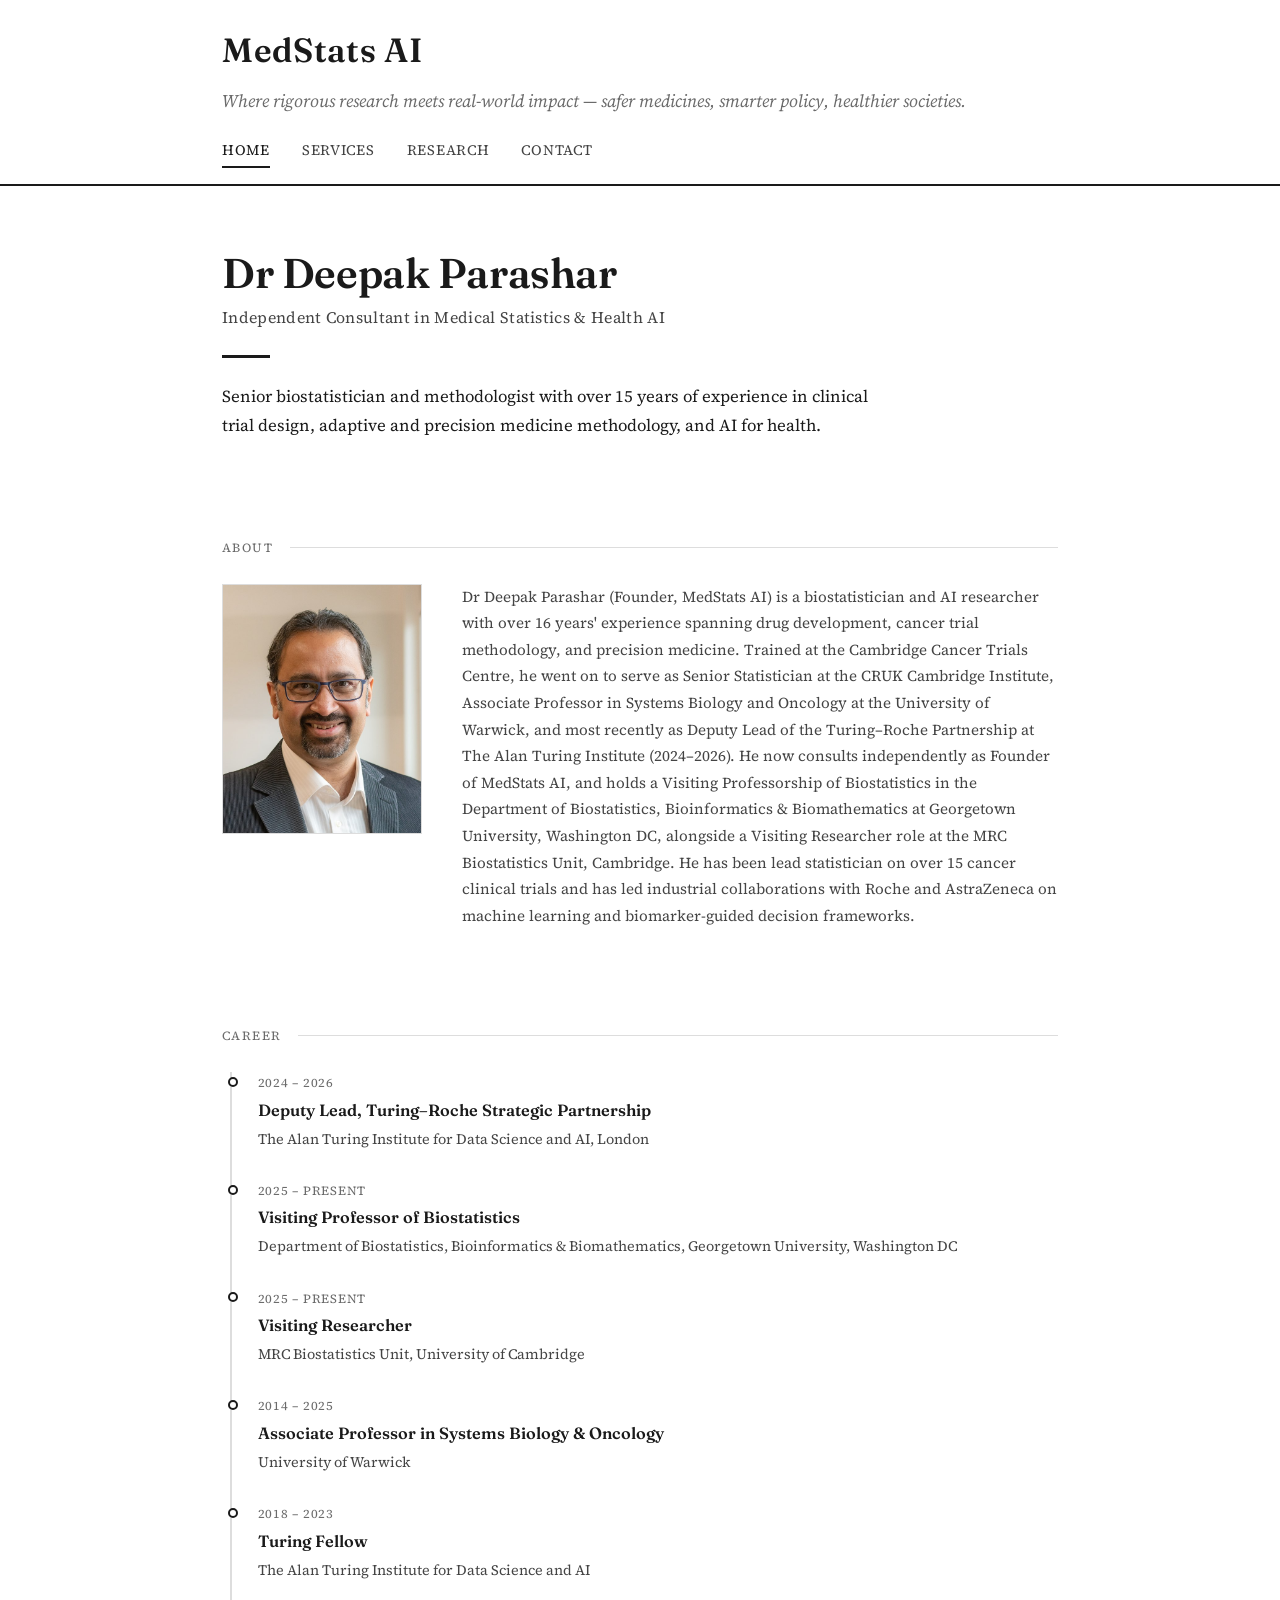
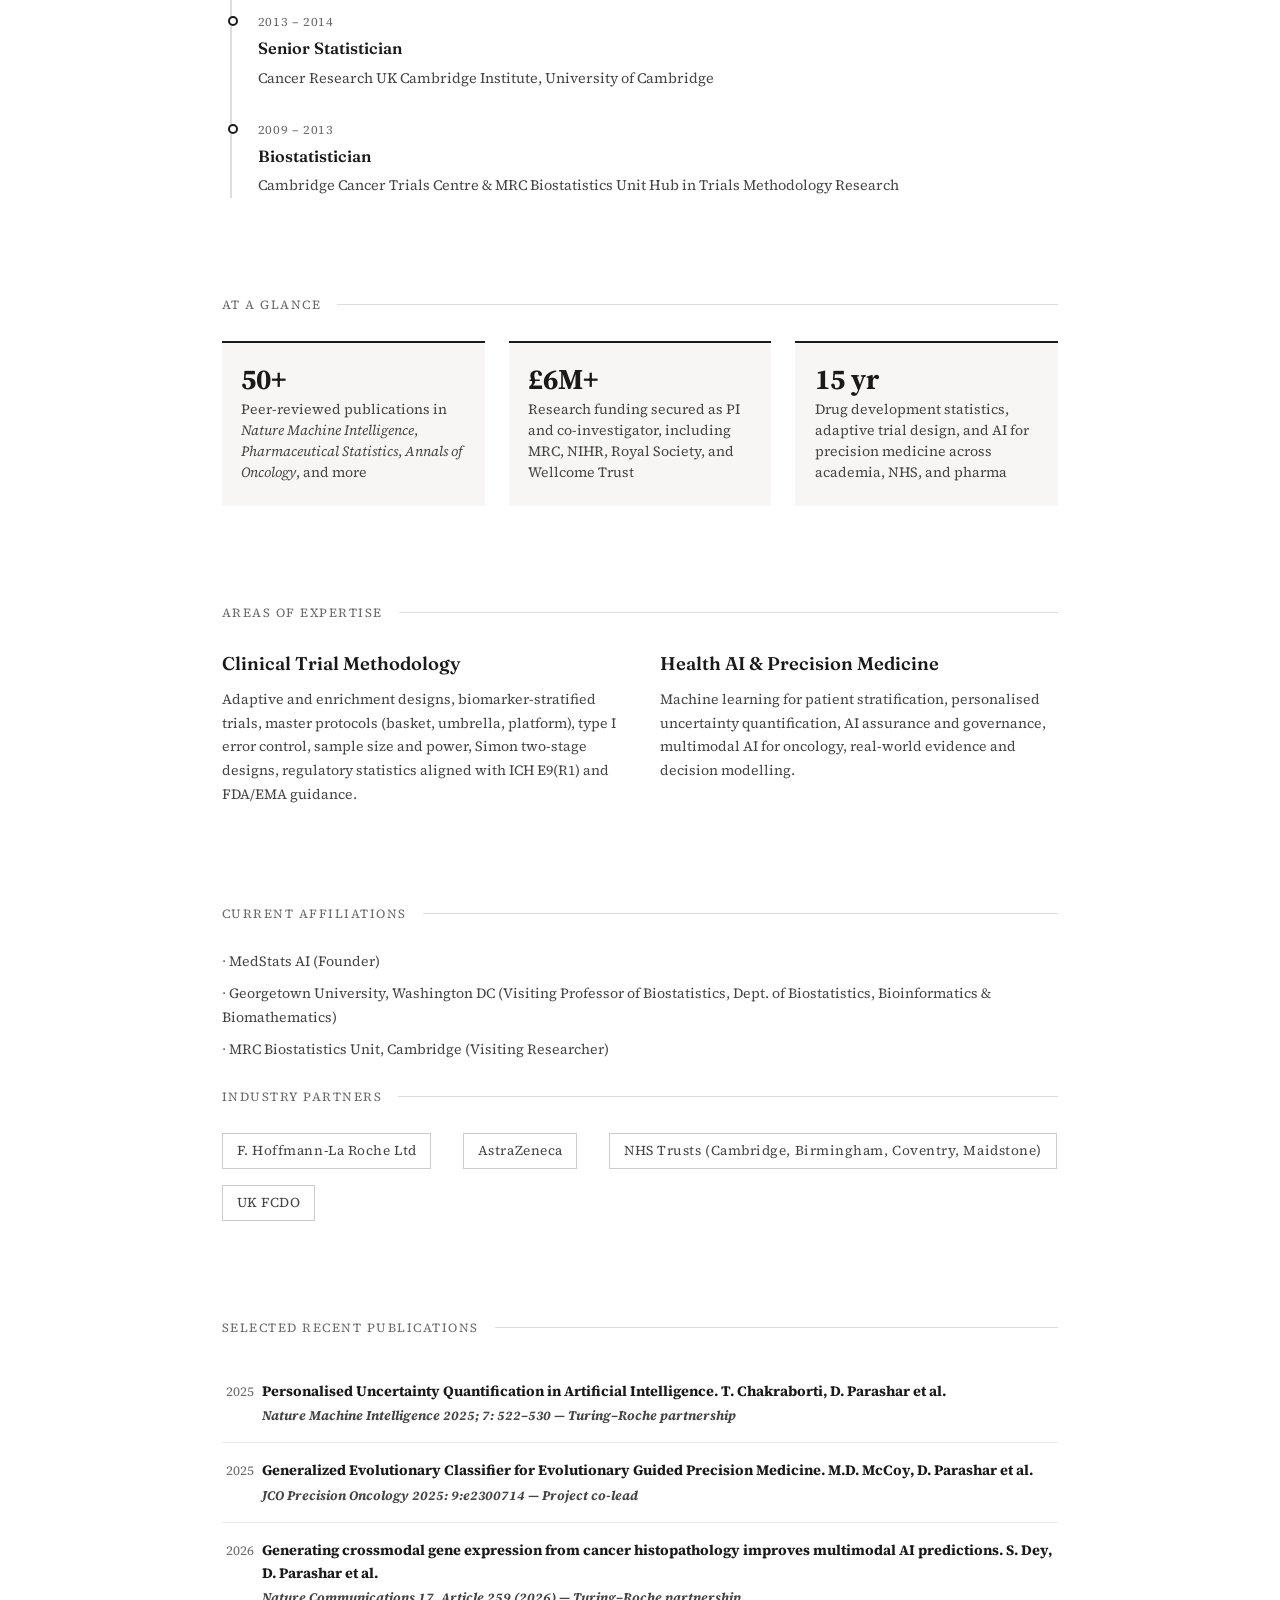
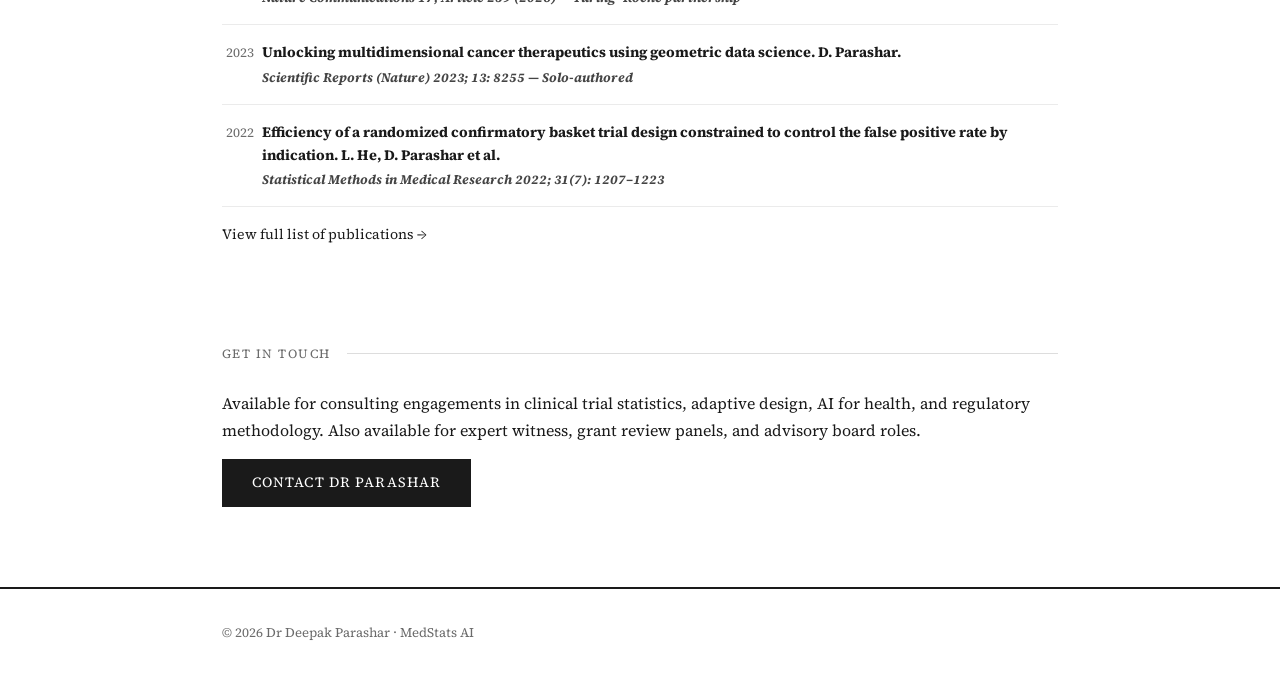
<file: index.html>
<!DOCTYPE html>
<html lang="en">
<head>
  <meta charset="UTF-8">
  <meta name="viewport" content="width=device-width, initial-scale=1.0">
  <title>Dr Deepak Parashar — Medical Statistics & Health AI</title>
  <meta name="description" content="Dr Deepak Parashar is an independent statistical consultant and AI researcher — Founder, MedStats AI; Visiting Professor of Biostatistics, Georgetown University. Consulting in adaptive trial design, master protocols, and AI for precision medicine.">
  <meta name="theme-color" content="#1A1A1A">
  <link rel="canonical" href="https://www.medstatsai.co.uk/">

  <!-- Open Graph / Twitter -->
  <meta property="og:type" content="website">
  <meta property="og:site_name" content="MedStats AI">
  <meta property="og:title" content="Dr Deepak Parashar — Medical Statistics & Health AI">
  <meta property="og:description" content="Independent statistical consultant and AI researcher. Founder, MedStats AI. Visiting Professor of Biostatistics, Georgetown University. 50+ peer-reviewed publications.">
  <meta property="og:image" content="assets/profile.jpg">
  <meta property="og:url" content="https://www.medstatsai.co.uk/">
  <meta name="twitter:card" content="summary_large_image">
  <meta name="twitter:title" content="Dr Deepak Parashar — Medical Statistics & Health AI">
  <meta name="twitter:description" content="Independent statistical consultant and AI researcher. Founder, MedStats AI. Visiting Professor of Biostatistics, Georgetown University.">
  <meta name="twitter:image" content="assets/profile.jpg">

  <!-- Favicon -->
  <link rel="icon" type="image/svg+xml" href="assets/favicon.svg">

  <!-- Fonts -->
  <link rel="preconnect" href="https://fonts.googleapis.com">
  <link rel="preconnect" href="https://fonts.gstatic.com" crossorigin>
  <link href="https://fonts.googleapis.com/css2?family=Fraunces:opsz,wght@9..144,500;9..144,600;9..144,700&family=Source+Serif+4:ital,wght@0,400;0,600;1,400&display=swap" rel="stylesheet">

  <link rel="stylesheet" href="style.css">

  <!-- Structured data -->
  <script type="application/ld+json">
  {
    "@context": "https://schema.org",
    "@type": "Person",
    "name": "Dr Deepak Parashar",
    "jobTitle": "Founder, MedStats AI",
    "worksFor": { "@type": "Organization", "name": "MedStats AI" },
    "affiliation": [
      { "@type": "CollegeOrUniversity", "name": "Georgetown University" },
      { "@type": "CollegeOrUniversity", "name": "MRC Biostatistics Unit, University of Cambridge" }
    ],
    "url": "https://www.medstatsai.co.uk/",
    "image": "https://www.medstatsai.co.uk/assets/profile.jpg",
    "description": "Independent statistical consultant and AI researcher specialising in adaptive clinical trial design and AI for precision medicine."
  }
  </script>
</head>
<body>

<a class="skip-link" href="#main">Skip to main content</a>

<!-- ── Header ─────────────────────────────────────────────────────────────── -->
<header class="site-header" id="top">
  <div class="container">
    <div class="brand">
      <div class="site-logo">MedStats AI</div>
      <p class="site-tagline">Where rigorous research meets real-world impact — safer medicines, smarter policy, healthier societies.</p>
    </div>
    <nav aria-label="Primary">
      <a href="index.html" class="active" aria-current="page">Home</a>
      <a href="services.html">Services</a>
      <a href="research.html">Research</a>
      <a href="contact.html">Contact</a>
    </nav>
  </div>
</header>

<main id="main">

<!-- ── Hero ───────────────────────────────────────────────────────────────── -->
<div class="container">
  <div class="hero hero-noline">
    <div class="hero-name">Dr Deepak Parashar</div>
    <div class="hero-title">
      Independent Consultant in Medical Statistics &amp; Health AI
    </div>
    <div class="hero-rule"></div>
    <p class="hero-lead">
      Senior biostatistician and methodologist with over 15 years of experience in clinical
      trial design, adaptive and precision medicine methodology, and AI for health.
    </p>
  </div>
</div>

<!-- ── About / Bio ────────────────────────────────────────────────────────── -->
<div class="container">
  <section class="reveal">
    <div class="section-title">About</div>
    <div class="about-grid">
      <img class="about-photo" src="assets/profile.jpg" alt="Portrait of Dr Deepak Parashar">
      <p class="text-grey">
        Dr Deepak Parashar (Founder, MedStats AI) is a biostatistician and AI researcher with
        over 16 years' experience spanning drug development, cancer trial methodology, and
        precision medicine. Trained at the Cambridge Cancer Trials Centre, he went on to serve
        as Senior Statistician at the CRUK Cambridge Institute, Associate Professor in Systems
        Biology and Oncology at the University of Warwick, and most recently as Deputy Lead of
        the Turing–Roche Partnership at The Alan Turing Institute (2024–2026). He now consults
        independently as Founder of MedStats AI, and holds a Visiting Professorship of
        Biostatistics in the Department of Biostatistics, Bioinformatics &amp; Biomathematics
        at Georgetown University, Washington DC, alongside a Visiting Researcher role at the
        MRC Biostatistics Unit, Cambridge. He has
        been lead statistician on over 15 cancer clinical trials and has led industrial
        collaborations with Roche and AstraZeneca on machine learning and biomarker-guided
        decision frameworks.
      </p>
    </div>
  </section>
</div>

<!-- ── Career timeline ─────────────────────────────────────────────────────── -->
<div class="container">
  <section class="reveal">
    <div class="section-title">Career</div>
    <div class="timeline">
      <div class="timeline-item">
        <div class="timeline-date">2024 – 2026</div>
        <div class="timeline-role">Deputy Lead, Turing–Roche Strategic Partnership</div>
        <div class="timeline-org">The Alan Turing Institute for Data Science and AI, London</div>
      </div>
      <div class="timeline-item">
        <div class="timeline-date">2025 – present</div>
        <div class="timeline-role">Visiting Professor of Biostatistics</div>
        <div class="timeline-org">Department of Biostatistics, Bioinformatics &amp; Biomathematics, Georgetown University, Washington DC</div>
      </div>
      <div class="timeline-item">
        <div class="timeline-date">2025 – present</div>
        <div class="timeline-role">Visiting Researcher</div>
        <div class="timeline-org">MRC Biostatistics Unit, University of Cambridge</div>
      </div>
      <div class="timeline-item">
        <div class="timeline-date">2014 – 2025</div>
        <div class="timeline-role">Associate Professor in Systems Biology &amp; Oncology</div>
        <div class="timeline-org">University of Warwick</div>
      </div>
      <div class="timeline-item">
        <div class="timeline-date">2018 – 2023</div>
        <div class="timeline-role">Turing Fellow</div>
        <div class="timeline-org">The Alan Turing Institute for Data Science and AI</div>
      </div>
      <div class="timeline-item">
        <div class="timeline-date">2013 – 2014</div>
        <div class="timeline-role">Senior Statistician</div>
        <div class="timeline-org">Cancer Research UK Cambridge Institute, University of Cambridge</div>
      </div>
      <div class="timeline-item">
        <div class="timeline-date">2009 – 2013</div>
        <div class="timeline-role">Biostatistician</div>
        <div class="timeline-org">Cambridge Cancer Trials Centre &amp; MRC Biostatistics Unit Hub in Trials Methodology Research</div>
      </div>
    </div>
  </section>
</div>

<!-- ── Key figures ────────────────────────────────────────────────────────── -->
<div class="container">
  <section class="reveal">
    <div class="section-title">At a glance</div>
    <div class="highlights">
      <div class="highlight-card">
        <div class="number">50+</div>
        <p>Peer-reviewed publications in <em>Nature Machine Intelligence</em>, <em>Pharmaceutical Statistics</em>, <em>Annals of Oncology</em>, and more</p>
      </div>
      <div class="highlight-card">
        <div class="number">£6M+</div>
        <p>Research funding secured as PI and co-investigator, including MRC, NIHR, Royal Society, and Wellcome Trust</p>
      </div>
      <div class="highlight-card">
        <div class="number">15 yr</div>
        <p>Drug development statistics, adaptive trial design, and AI for precision medicine across academia, NHS, and pharma</p>
      </div>
    </div>
  </section>
</div>

<!-- ── Areas of expertise ─────────────────────────────────────────────────── -->
<div class="container">
  <section class="reveal">
    <div class="section-title">Areas of expertise</div>
    <div class="two-col">
      <div>
        <h3>Clinical Trial Methodology</h3>
        <p class="text-grey text-small">
          Adaptive and enrichment designs, biomarker-stratified trials, master protocols
          (basket, umbrella, platform), type I error control, sample size and power, Simon
          two-stage designs, regulatory statistics aligned with ICH E9(R1) and FDA/EMA guidance.
        </p>
      </div>
      <div>
        <h3>Health AI &amp; Precision Medicine</h3>
        <p class="text-grey text-small">
          Machine learning for patient stratification, personalised uncertainty quantification,
          AI assurance and governance, multimodal AI for oncology, real-world evidence and
          decision modelling.
        </p>
      </div>
    </div>
  </section>
</div>

<!-- ── Current affiliations ───────────────────────────────────────────────── -->
<div class="container">
  <section class="reveal">
    <div class="section-title">Current affiliations</div>
    <div class="affiliations">
      <span>MedStats AI (Founder)</span>
      <span>Georgetown University, Washington DC (Visiting Professor of Biostatistics, Dept. of Biostatistics, Bioinformatics &amp; Biomathematics)</span>
      <span>MRC Biostatistics Unit, Cambridge (Visiting Researcher)</span>
    </div>
    <div class="mt-3">
      <div class="section-title">Industry partners</div>
      <div class="partners">
        <div class="partner-tag">F. Hoffmann-La Roche Ltd</div>
        <div class="partner-tag">AstraZeneca</div>
        <div class="partner-tag">NHS Trusts (Cambridge, Birmingham, Coventry, Maidstone)</div>
        <div class="partner-tag">UK FCDO</div>
      </div>
    </div>
  </section>
</div>

<!-- ── Selected publications ──────────────────────────────────────────────── -->
<div class="container">
  <section class="reveal">
    <div class="section-title">Selected recent publications</div>

    <div class="pub-entry">
      <div class="pub-num">2025</div>
      <div class="pub-text starred">
        Personalised Uncertainty Quantification in Artificial Intelligence.
        T. Chakraborti, D. Parashar et al.
        <span class="pub-journal">Nature Machine Intelligence 2025; 7: 522–530 — Turing–Roche partnership</span>
      </div>
    </div>

    <div class="pub-entry">
      <div class="pub-num">2025</div>
      <div class="pub-text starred">
        Generalized Evolutionary Classifier for Evolutionary Guided Precision Medicine.
        M.D. McCoy, D. Parashar et al.
        <span class="pub-journal">JCO Precision Oncology 2025: 9:e2300714 — Project co-lead</span>
      </div>
    </div>

    <div class="pub-entry">
      <div class="pub-num">2026</div>
      <div class="pub-text starred">
        Generating crossmodal gene expression from cancer histopathology improves multimodal AI predictions.
        S. Dey, D. Parashar et al.
        <span class="pub-journal">Nature Communications 17, Article 259 (2026) — Turing–Roche partnership</span>
      </div>
    </div>

    <div class="pub-entry">
      <div class="pub-num">2023</div>
      <div class="pub-text starred">
        Unlocking multidimensional cancer therapeutics using geometric data science.
        D. Parashar.
        <span class="pub-journal">Scientific Reports (Nature) 2023; 13: 8255 — Solo-authored</span>
      </div>
    </div>

    <div class="pub-entry">
      <div class="pub-num">2022</div>
      <div class="pub-text starred">
        Efficiency of a randomized confirmatory basket trial design constrained to control
        the false positive rate by indication. L. He, D. Parashar et al.
        <span class="pub-journal">Statistical Methods in Medical Research 2022; 31(7): 1207–1223</span>
      </div>
    </div>

    <p class="mt-2 text-small">
      <a href="research.html">View full list of publications →</a>
    </p>
  </section>
</div>

<!-- ── CTA ────────────────────────────────────────────────────────────────── -->
<div class="container">
  <section class="reveal">
    <div class="section-title">Get in touch</div>
    <p>
      Available for consulting engagements in clinical trial statistics, adaptive design, AI
      for health, and regulatory methodology. Also available for expert witness, grant review
      panels, and advisory board roles.
    </p>
    <p><a href="contact.html" class="btn">Contact Dr Parashar</a></p>
  </section>
</div>

</main>

<!-- ── Footer ─────────────────────────────────────────────────────────────── -->
<footer class="site-footer">
  <div class="container">
    <span>© <span data-year>2026</span> Dr Deepak Parashar · MedStats AI</span>
  </div>
</footer>

<a href="#top" class="back-to-top" aria-label="Back to top">↑</a>
<script src="script.js" defer></script>
</body>
</html>
</file>
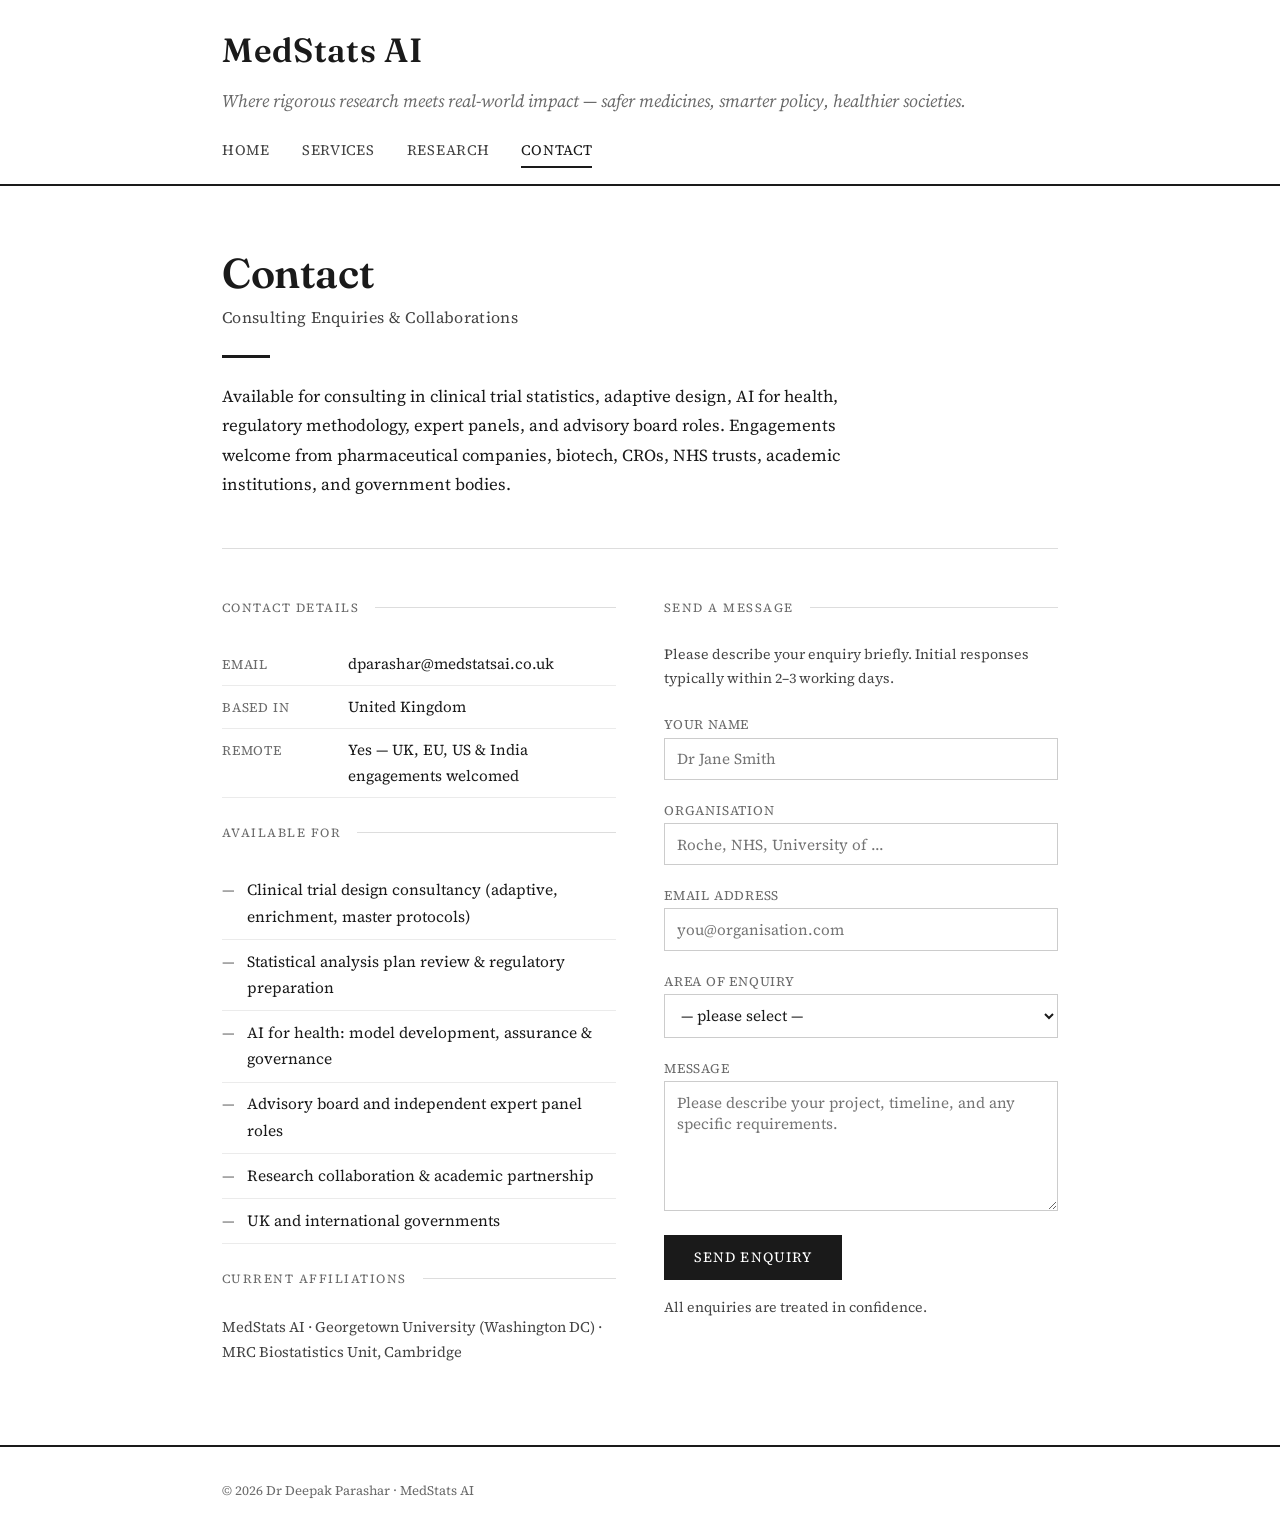
<file: contact.html>
<!DOCTYPE html>
<html lang="en">
<head>
  <meta charset="UTF-8">
  <meta name="viewport" content="width=device-width, initial-scale=1.0">
  <title>Contact — Dr Deepak Parashar</title>
  <meta name="description" content="Get in touch with Dr Deepak Parashar for consulting in clinical trial statistics, adaptive design, AI for health, expert witness, and advisory board roles.">
  <meta name="theme-color" content="#1A1A1A">
  <link rel="canonical" href="https://www.medstatsai.co.uk/contact.html">

  <meta property="og:type" content="website">
  <meta property="og:site_name" content="MedStats AI">
  <meta property="og:title" content="Contact — Dr Deepak Parashar">
  <meta property="og:description" content="Consulting enquiries and collaborations in clinical trial statistics and health AI.">
  <meta property="og:image" content="assets/profile.jpg">
  <meta property="og:url" content="https://www.medstatsai.co.uk/contact.html">
  <meta name="twitter:card" content="summary_large_image">

  <link rel="icon" type="image/svg+xml" href="assets/favicon.svg">

  <link rel="preconnect" href="https://fonts.googleapis.com">
  <link rel="preconnect" href="https://fonts.gstatic.com" crossorigin>
  <link href="https://fonts.googleapis.com/css2?family=Fraunces:opsz,wght@9..144,500;9..144,600;9..144,700&family=Source+Serif+4:ital,wght@0,400;0,600;1,400&display=swap" rel="stylesheet">

  <link rel="stylesheet" href="style.css">
</head>
<body>

<a class="skip-link" href="#main">Skip to main content</a>

<!-- ── Header ─────────────────────────────────────────────────────────────── -->
<header class="site-header" id="top">
  <div class="container">
    <div class="brand">
      <div class="site-logo">MedStats AI</div>
      <p class="site-tagline">Where rigorous research meets real-world impact — safer medicines, smarter policy, healthier societies.</p>
    </div>
    <nav aria-label="Primary">
      <a href="index.html">Home</a>
      <a href="services.html">Services</a>
      <a href="research.html">Research</a>
      <a href="contact.html" class="active" aria-current="page">Contact</a>
    </nav>
  </div>
</header>

<main id="main">

<!-- ── Page hero ──────────────────────────────────────────────────────────── -->
<div class="container">
  <div class="hero">
    <div class="hero-name">Contact</div>
    <div class="hero-title">Consulting Enquiries &amp; Collaborations</div>
    <div class="hero-rule"></div>
    <p class="hero-lead">
      Available for consulting in clinical trial statistics, adaptive design, AI for health,
      regulatory methodology, expert panels, and advisory board roles.
      Engagements welcome from pharmaceutical companies, biotech, CROs, NHS trusts,
      academic institutions, and government bodies.
    </p>
  </div>
</div>

<!-- ── Contact details + form ─────────────────────────────────────────────── -->
<div class="container">
  <section class="reveal">
    <div class="contact-grid">

      <!-- Left: details -->
      <div>
        <div class="section-title">Contact details</div>

        <div class="contact-detail">
          <div class="contact-label">Email</div>
          <div>
            <a class="js-email" href="#" data-u="dparashar" data-d="medstatsai.co.uk" aria-label="Email address (loads via JavaScript to deter spam scraping)"></a>
            <noscript>Please enable JavaScript to view the email address, or use the form opposite.</noscript>
          </div>
        </div>

        <div class="contact-detail">
          <div class="contact-label">Based in</div>
          <div>United Kingdom</div>
        </div>

        <div class="contact-detail">
          <div class="contact-label">Remote</div>
          <div>Yes — UK, EU, US &amp; India engagements welcomed</div>
        </div>

        <div class="section-title mt-3">Available for</div>

        <ul class="service-list">
          <li>Clinical trial design consultancy (adaptive, enrichment, master protocols)</li>
          <li>Statistical analysis plan review &amp; regulatory preparation</li>
          <li>AI for health: model development, assurance &amp; governance</li>
          <li>Advisory board and independent expert panel roles</li>
          <li>Research collaboration &amp; academic partnership</li>
          <li>UK and international governments</li>
        </ul>

        <div class="section-title mt-3">Current affiliations</div>
        <div class="reviewing-list">
          <p>
            MedStats AI · Georgetown University (Washington DC) ·
            MRC Biostatistics Unit, Cambridge
          </p>
        </div>
      </div>

      <!-- Right: contact form -->
      <div>
        <div class="section-title">Send a message</div>
        <p class="text-grey text-small" style="margin-bottom:1.2rem;">
          Please describe your enquiry briefly. Initial responses typically within 2–3 working days.
        </p>

        <form class="js-email-form" action="#" data-u="dparashar" data-d="medstatsai.co.uk" method="post" enctype="text/plain">
          <div>
            <label for="name">Your name</label>
            <input type="text" id="name" name="name" placeholder="Dr Jane Smith" required>
          </div>
          <div>
            <label for="org">Organisation</label>
            <input type="text" id="org" name="organisation" placeholder="Roche, NHS, University of ...">
          </div>
          <div>
            <label for="email">Email address</label>
            <input type="email" id="email" name="email" placeholder="you@organisation.com" required>
          </div>
          <div>
            <label for="subject">Area of enquiry</label>
            <select id="subject" name="subject">
              <option value="">— please select —</option>
              <option>Clinical trial design consultancy (adaptive, enrichment, master protocols)</option>
              <option>Statistical analysis plan review &amp; regulatory preparation</option>
              <option>AI for health: model development, assurance &amp; governance</option>
              <option>Advisory board and independent expert panel roles</option>
              <option>Research collaboration &amp; academic partnership</option>
              <option>UK and international governments</option>
              <option>Other</option>
            </select>
          </div>
          <div>
            <label for="message">Message</label>
            <textarea id="message" name="message" placeholder="Please describe your project, timeline, and any specific requirements." required></textarea>
          </div>
          <button type="submit" class="btn">Send Enquiry</button>
        </form>

        <p class="text-small text-grey mt-2">
          All enquiries are treated in confidence.
        </p>
      </div>

    </div>
  </section>
</div>

<!-- ── Footer ─────────────────────────────────────────────────────────────── -->
</main>

<footer class="site-footer">
  <div class="container">
    <span>© <span data-year>2026</span> Dr Deepak Parashar · MedStats AI</span>
  </div>
</footer>

<a href="#top" class="back-to-top" aria-label="Back to top">↑</a>
<script src="script.js" defer></script>
</body>
</html>
</file>
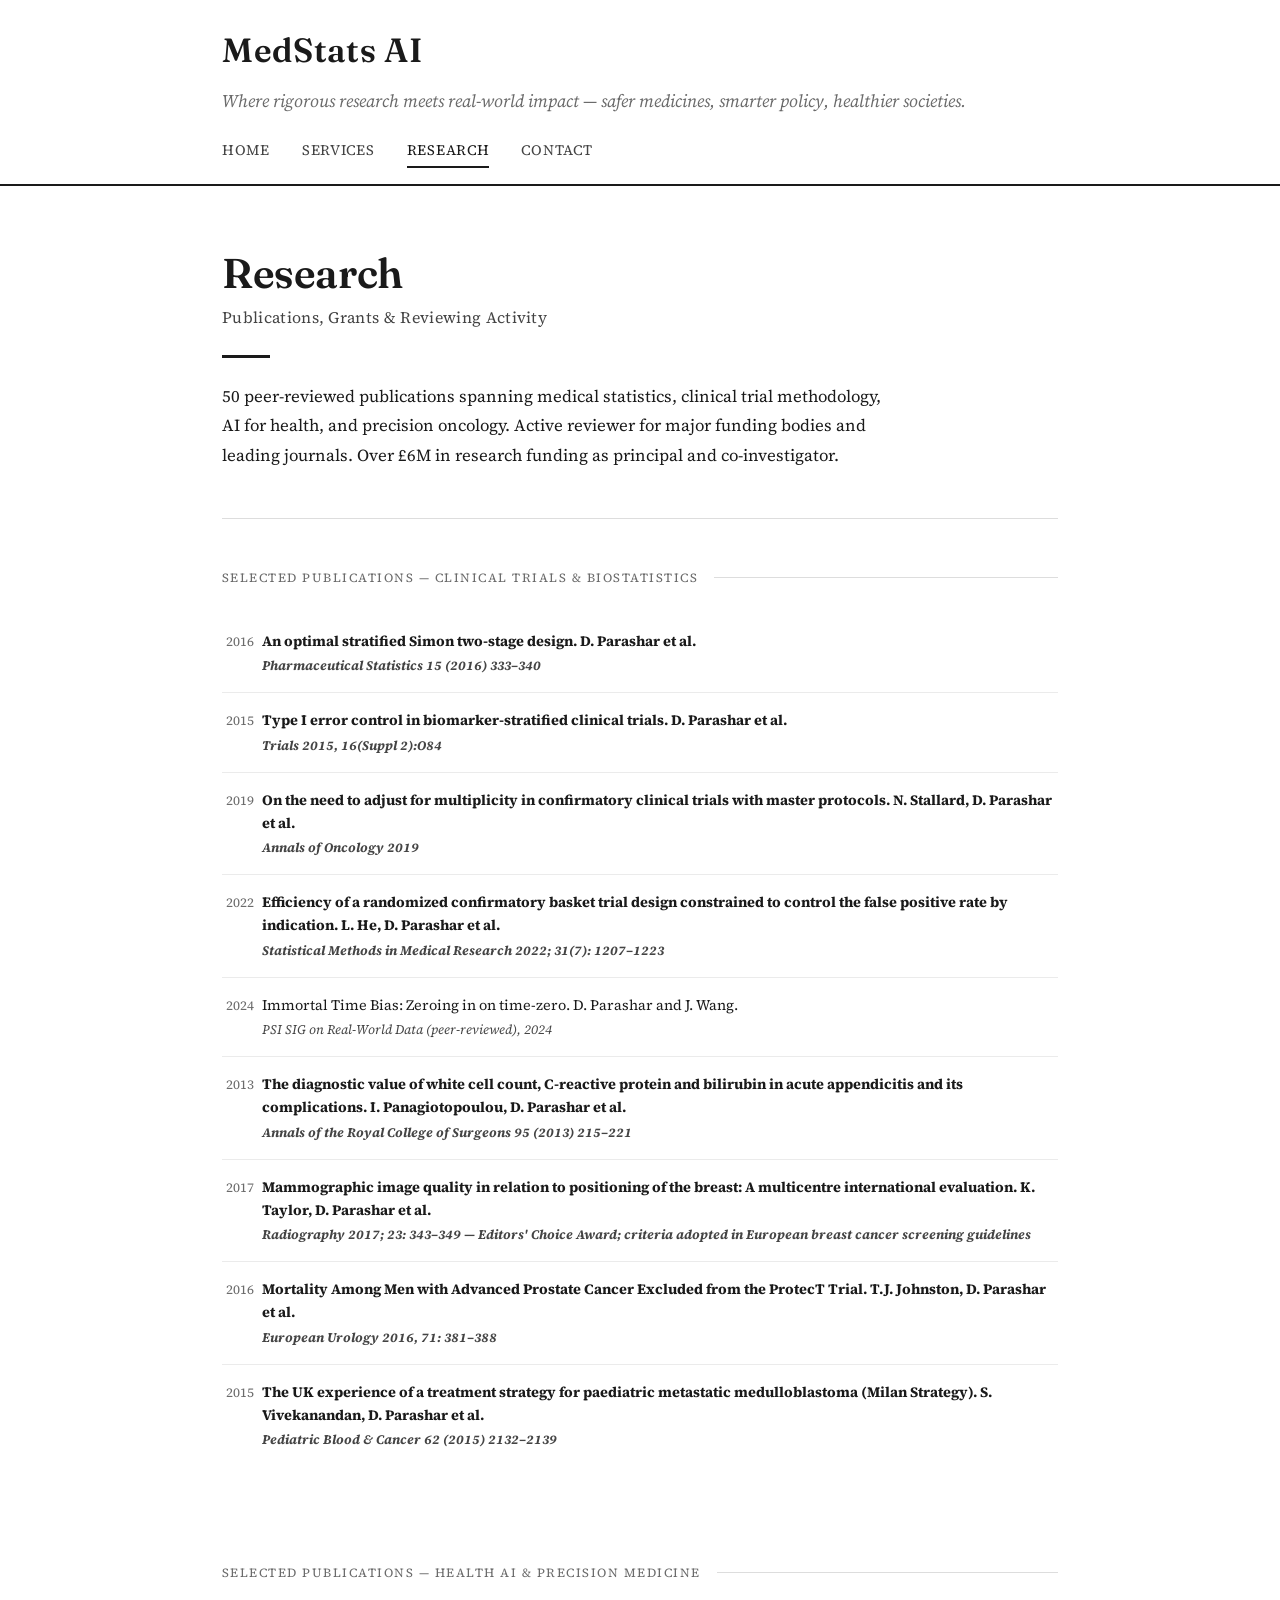
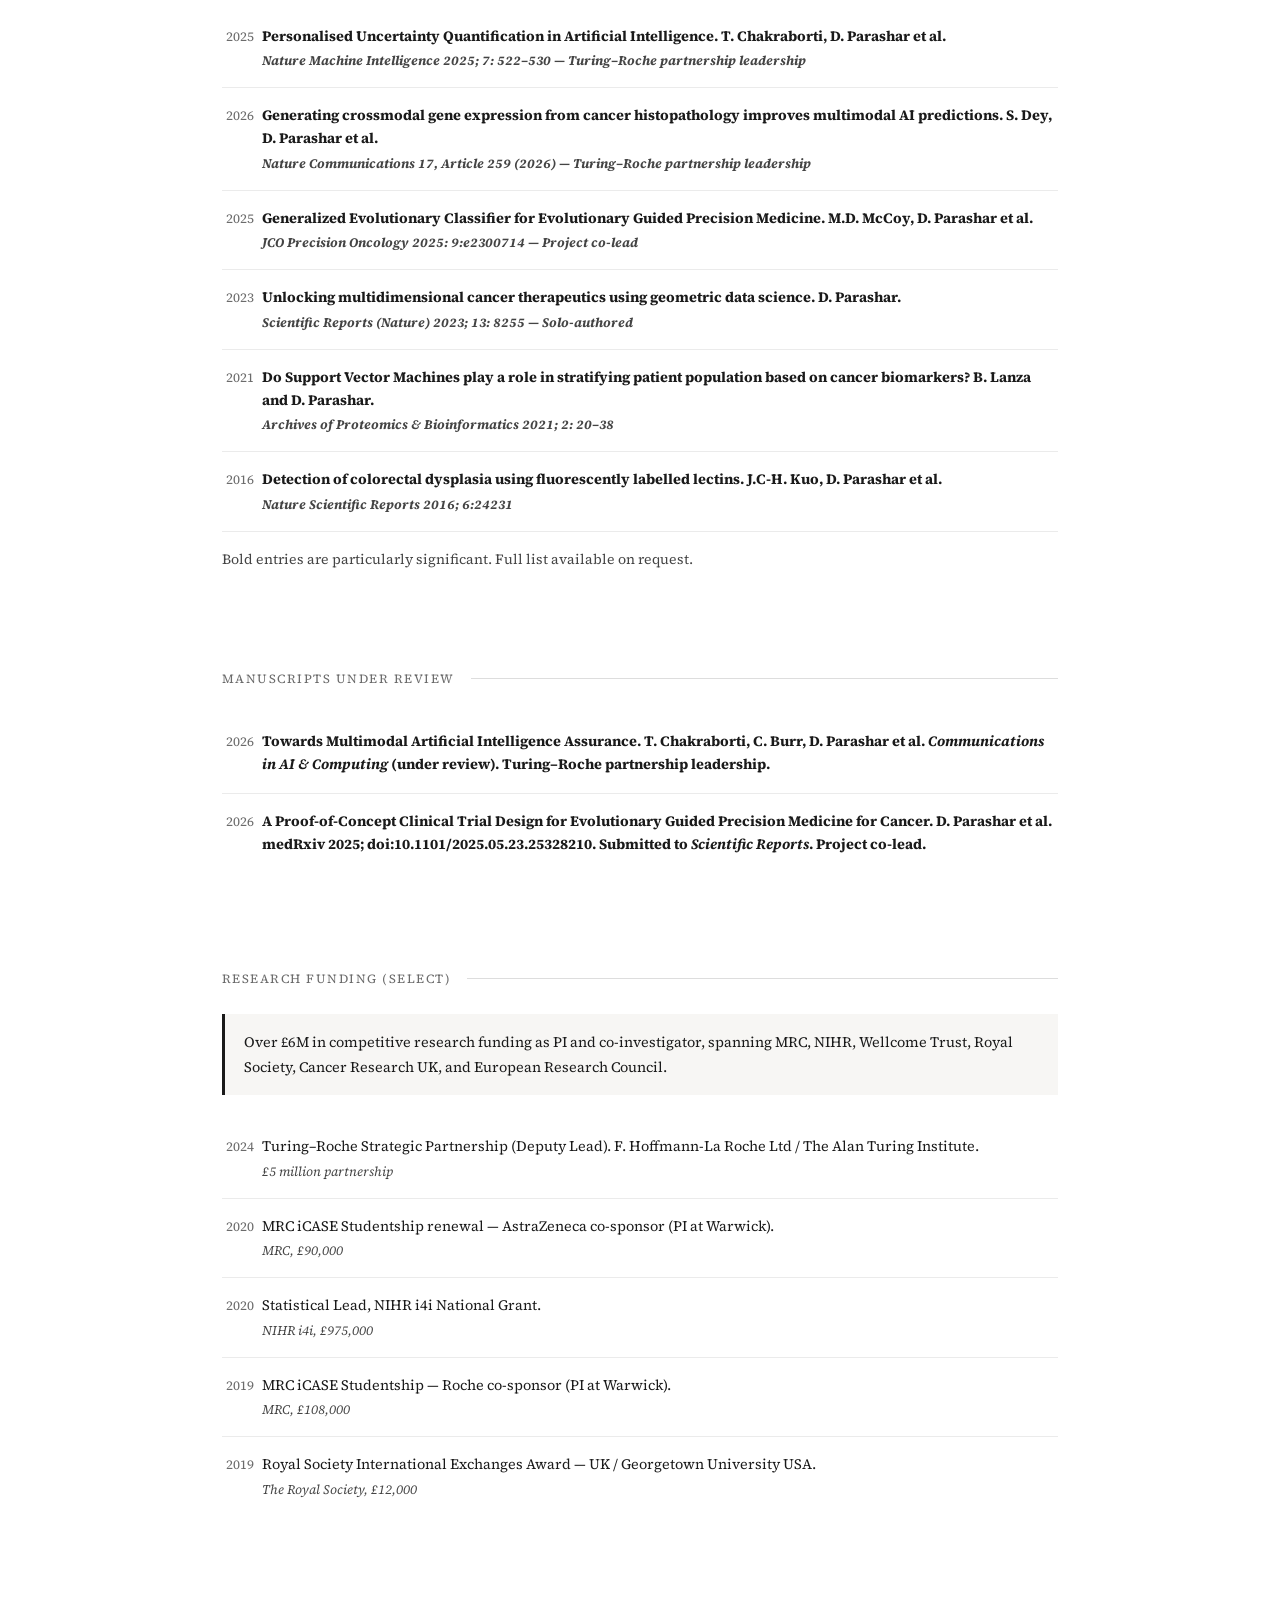
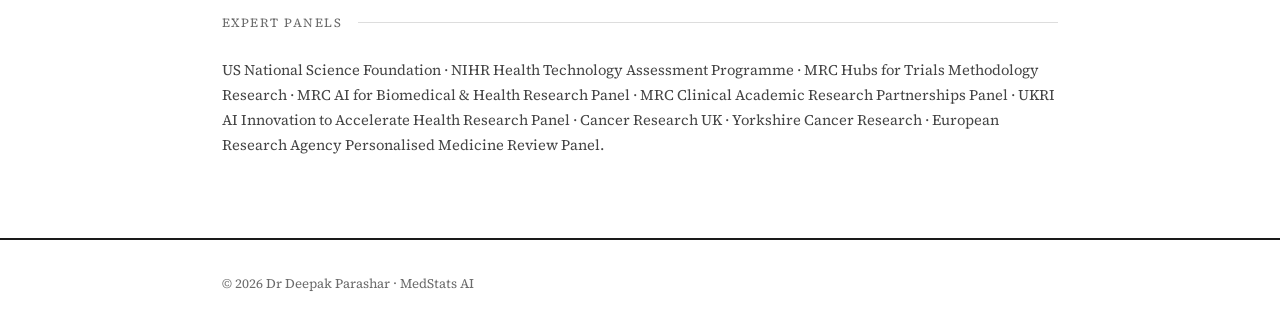
<file: research.html>
<!DOCTYPE html>
<html lang="en">
<head>
  <meta charset="UTF-8">
  <meta name="viewport" content="width=device-width, initial-scale=1.0">
  <title>Research — Dr Deepak Parashar</title>
  <meta name="description" content="50 peer-reviewed publications, £6M+ in research funding, and active reviewing for major funders and journals — Dr Deepak Parashar's research in medical statistics and health AI.">
  <meta name="theme-color" content="#1A1A1A">
  <link rel="canonical" href="https://www.medstatsai.co.uk/research.html">

  <meta property="og:type" content="website">
  <meta property="og:site_name" content="MedStats AI">
  <meta property="og:title" content="Research — Dr Deepak Parashar">
  <meta property="og:description" content="50 peer-reviewed publications, £6M+ in research funding, and active reviewing for major funders and journals.">
  <meta property="og:image" content="assets/profile.jpg">
  <meta property="og:url" content="https://www.medstatsai.co.uk/research.html">
  <meta name="twitter:card" content="summary_large_image">

  <link rel="icon" type="image/svg+xml" href="assets/favicon.svg">

  <link rel="preconnect" href="https://fonts.googleapis.com">
  <link rel="preconnect" href="https://fonts.gstatic.com" crossorigin>
  <link href="https://fonts.googleapis.com/css2?family=Fraunces:opsz,wght@9..144,500;9..144,600;9..144,700&family=Source+Serif+4:ital,wght@0,400;0,600;1,400&display=swap" rel="stylesheet">

  <link rel="stylesheet" href="style.css">
</head>
<body>

<a class="skip-link" href="#main">Skip to main content</a>

<!-- ── Header ─────────────────────────────────────────────────────────────── -->
<header class="site-header" id="top">
  <div class="container">
    <div class="brand">
      <div class="site-logo">MedStats AI</div>
      <p class="site-tagline">Where rigorous research meets real-world impact — safer medicines, smarter policy, healthier societies.</p>
    </div>
    <nav aria-label="Primary">
      <a href="index.html">Home</a>
      <a href="services.html">Services</a>
      <a href="research.html" class="active" aria-current="page">Research</a>
      <a href="contact.html">Contact</a>
    </nav>
  </div>
</header>

<main id="main">

<!-- ── Page hero ──────────────────────────────────────────────────────────── -->
<div class="container">
  <div class="hero">
    <div class="hero-name">Research</div>
    <div class="hero-title">Publications, Grants &amp; Reviewing Activity</div>
    <div class="hero-rule"></div>
    <p class="hero-lead">
      50 peer-reviewed publications spanning medical statistics, clinical trial methodology,
      AI for health, and precision oncology. Active reviewer for major funding bodies and
      leading journals. Over £6M in research funding as principal and co-investigator.
    </p>
  </div>
</div>

<!-- ── Selected publications ──────────────────────────────────────────────── -->
<div class="container">
  <section class="reveal">
    <div class="section-title">Selected publications — clinical trials &amp; biostatistics</div>

    <div class="pub-entry">
      <div class="pub-num">2016</div>
      <div class="pub-text starred">
        An optimal stratified Simon two-stage design. D. Parashar et al.
        <span class="pub-journal">Pharmaceutical Statistics 15 (2016) 333–340</span>
      </div>
    </div>

    <div class="pub-entry">
      <div class="pub-num">2015</div>
      <div class="pub-text starred">
        Type I error control in biomarker-stratified clinical trials. D. Parashar et al.
        <span class="pub-journal">Trials 2015, 16(Suppl 2):O84</span>
      </div>
    </div>

    <div class="pub-entry">
      <div class="pub-num">2019</div>
      <div class="pub-text starred">
        On the need to adjust for multiplicity in confirmatory clinical trials with master protocols.
        N. Stallard, D. Parashar et al.
        <span class="pub-journal">Annals of Oncology 2019</span>
      </div>
    </div>

    <div class="pub-entry">
      <div class="pub-num">2022</div>
      <div class="pub-text starred">
        Efficiency of a randomized confirmatory basket trial design constrained to control
        the false positive rate by indication. L. He, D. Parashar et al.
        <span class="pub-journal">Statistical Methods in Medical Research 2022; 31(7): 1207–1223</span>
      </div>
    </div>

    <div class="pub-entry">
      <div class="pub-num">2024</div>
      <div class="pub-text">
        Immortal Time Bias: Zeroing in on time-zero. D. Parashar and J. Wang.
        <span class="pub-journal">PSI SIG on Real-World Data (peer-reviewed), 2024</span>
      </div>
    </div>

    <div class="pub-entry">
      <div class="pub-num">2013</div>
      <div class="pub-text starred">
        The diagnostic value of white cell count, C-reactive protein and bilirubin in
        acute appendicitis and its complications. I. Panagiotopoulou, D. Parashar et al.
        <span class="pub-journal">Annals of the Royal College of Surgeons 95 (2013) 215–221</span>
      </div>
    </div>

    <div class="pub-entry">
      <div class="pub-num">2017</div>
      <div class="pub-text starred">
        Mammographic image quality in relation to positioning of the breast: A multicentre
        international evaluation. K. Taylor, D. Parashar et al.
        <span class="pub-journal">Radiography 2017; 23: 343–349 — Editors' Choice Award; criteria adopted in European breast cancer screening guidelines</span>
      </div>
    </div>

    <div class="pub-entry">
      <div class="pub-num">2016</div>
      <div class="pub-text starred">
        Mortality Among Men with Advanced Prostate Cancer Excluded from the ProtecT Trial.
        T.J. Johnston, D. Parashar et al.
        <span class="pub-journal">European Urology 2016, 71: 381–388</span>
      </div>
    </div>

    <div class="pub-entry">
      <div class="pub-num">2015</div>
      <div class="pub-text starred">
        The UK experience of a treatment strategy for paediatric metastatic medulloblastoma
        (Milan Strategy). S. Vivekanandan, D. Parashar et al.
        <span class="pub-journal">Pediatric Blood &amp; Cancer 62 (2015) 2132–2139</span>
      </div>
    </div>
  </section>
</div>

<!-- ── Selected publications — AI ─────────────────────────────────────────── -->
<div class="container">
  <section class="reveal">
    <div class="section-title">Selected publications — health AI &amp; precision medicine</div>

    <div class="pub-entry">
      <div class="pub-num">2025</div>
      <div class="pub-text starred">
        Personalised Uncertainty Quantification in Artificial Intelligence.
        T. Chakraborti, D. Parashar et al.
        <span class="pub-journal">Nature Machine Intelligence 2025; 7: 522–530 — Turing–Roche partnership leadership</span>
      </div>
    </div>

    <div class="pub-entry">
      <div class="pub-num">2026</div>
      <div class="pub-text starred">
        Generating crossmodal gene expression from cancer histopathology improves multimodal
        AI predictions. S. Dey, D. Parashar et al.
        <span class="pub-journal">Nature Communications 17, Article 259 (2026) — Turing–Roche partnership leadership</span>
      </div>
    </div>

    <div class="pub-entry">
      <div class="pub-num">2025</div>
      <div class="pub-text starred">
        Generalized Evolutionary Classifier for Evolutionary Guided Precision Medicine.
        M.D. McCoy, D. Parashar et al.
        <span class="pub-journal">JCO Precision Oncology 2025: 9:e2300714 — Project co-lead</span>
      </div>
    </div>

    <div class="pub-entry">
      <div class="pub-num">2023</div>
      <div class="pub-text starred">
        Unlocking multidimensional cancer therapeutics using geometric data science.
        D. Parashar.
        <span class="pub-journal">Scientific Reports (Nature) 2023; 13: 8255 — Solo-authored</span>
      </div>
    </div>

    <div class="pub-entry">
      <div class="pub-num">2021</div>
      <div class="pub-text starred">
        Do Support Vector Machines play a role in stratifying patient population based on
        cancer biomarkers? B. Lanza and D. Parashar.
        <span class="pub-journal">Archives of Proteomics &amp; Bioinformatics 2021; 2: 20–38</span>
      </div>
    </div>

    <div class="pub-entry">
      <div class="pub-num">2016</div>
      <div class="pub-text starred">
        Detection of colorectal dysplasia using fluorescently labelled lectins.
        J.C-H. Kuo, D. Parashar et al.
        <span class="pub-journal">Nature Scientific Reports 2016; 6:24231</span>
      </div>
    </div>

    <p class="mt-2 text-small text-grey">
      Bold entries are particularly significant. Full list available on request.
    </p>
  </section>
</div>

<!-- ── Under review ────────────────────────────────────────────────────────── -->
<div class="container">
  <section class="reveal">
    <div class="section-title">Manuscripts under review</div>

    <div class="pub-entry">
      <div class="pub-num">2026</div>
      <div class="pub-text starred">
        Towards Multimodal Artificial Intelligence Assurance. T. Chakraborti, C. Burr,
        D. Parashar et al. <em>Communications in AI &amp; Computing</em> (under review).
        Turing–Roche partnership leadership.
      </div>
    </div>

    <div class="pub-entry">
      <div class="pub-num">2026</div>
      <div class="pub-text starred">
        A Proof-of-Concept Clinical Trial Design for Evolutionary Guided Precision Medicine
        for Cancer. D. Parashar et al. medRxiv 2025; doi:10.1101/2025.05.23.25328210.
        Submitted to <em>Scientific Reports</em>. Project co-lead.
      </div>
    </div>
  </section>
</div>

<!-- ── Grants ──────────────────────────────────────────────────────────────── -->
<div class="container">
  <section class="reveal">
    <div class="section-title">Research funding (select)</div>

    <div class="grants-note">
      Over £6M in competitive research funding as PI and co-investigator, spanning
      MRC, NIHR, Wellcome Trust, Royal Society, Cancer Research UK, and European Research Council.
    </div>

    <div class="pub-entry">
      <div class="pub-num">2024</div>
      <div class="pub-text">
        Turing–Roche Strategic Partnership (Deputy Lead). F. Hoffmann-La Roche Ltd /
        The Alan Turing Institute. <span class="pub-journal">£5 million partnership</span>
      </div>
    </div>

    <div class="pub-entry">
      <div class="pub-num">2020</div>
      <div class="pub-text">
        MRC iCASE Studentship renewal — AstraZeneca co-sponsor (PI at Warwick).
        <span class="pub-journal">MRC, £90,000</span>
      </div>
    </div>

    <div class="pub-entry">
      <div class="pub-num">2020</div>
      <div class="pub-text">
        Statistical Lead, NIHR i4i National Grant.
        <span class="pub-journal">NIHR i4i, £975,000</span>
      </div>
    </div>

    <div class="pub-entry">
      <div class="pub-num">2019</div>
      <div class="pub-text">
        MRC iCASE Studentship — Roche co-sponsor (PI at Warwick).
        <span class="pub-journal">MRC, £108,000</span>
      </div>
    </div>

    <div class="pub-entry">
      <div class="pub-num">2019</div>
      <div class="pub-text">
        Royal Society International Exchanges Award — UK / Georgetown University USA.
        <span class="pub-journal">The Royal Society, £12,000</span>
      </div>
    </div>
  </section>
</div>

<!-- ── Reviewing ──────────────────────────────────────────────────────────── -->
<div class="container">
  <section class="reveal">
    <div class="section-title">Expert Panels</div>
    <div class="reviewing-list">
      <p>
        US National Science Foundation · NIHR Health Technology
        Assessment Programme · MRC Hubs for Trials Methodology Research · MRC AI for Biomedical
        &amp; Health Research Panel · MRC Clinical Academic Research Partnerships Panel ·
        UKRI AI Innovation to Accelerate Health Research Panel · Cancer Research UK ·
        Yorkshire Cancer Research · European Research Agency Personalised Medicine Review Panel.
      </p>
    </div>
  </section>
</div>

</main>

<!-- ── Footer ─────────────────────────────────────────────────────────────── -->
<footer class="site-footer">
  <div class="container">
    <span>© <span data-year>2026</span> Dr Deepak Parashar · MedStats AI</span>
  </div>
</footer>

<a href="#top" class="back-to-top" aria-label="Back to top">↑</a>
<script src="script.js" defer></script>
</body>
</html>
</file>
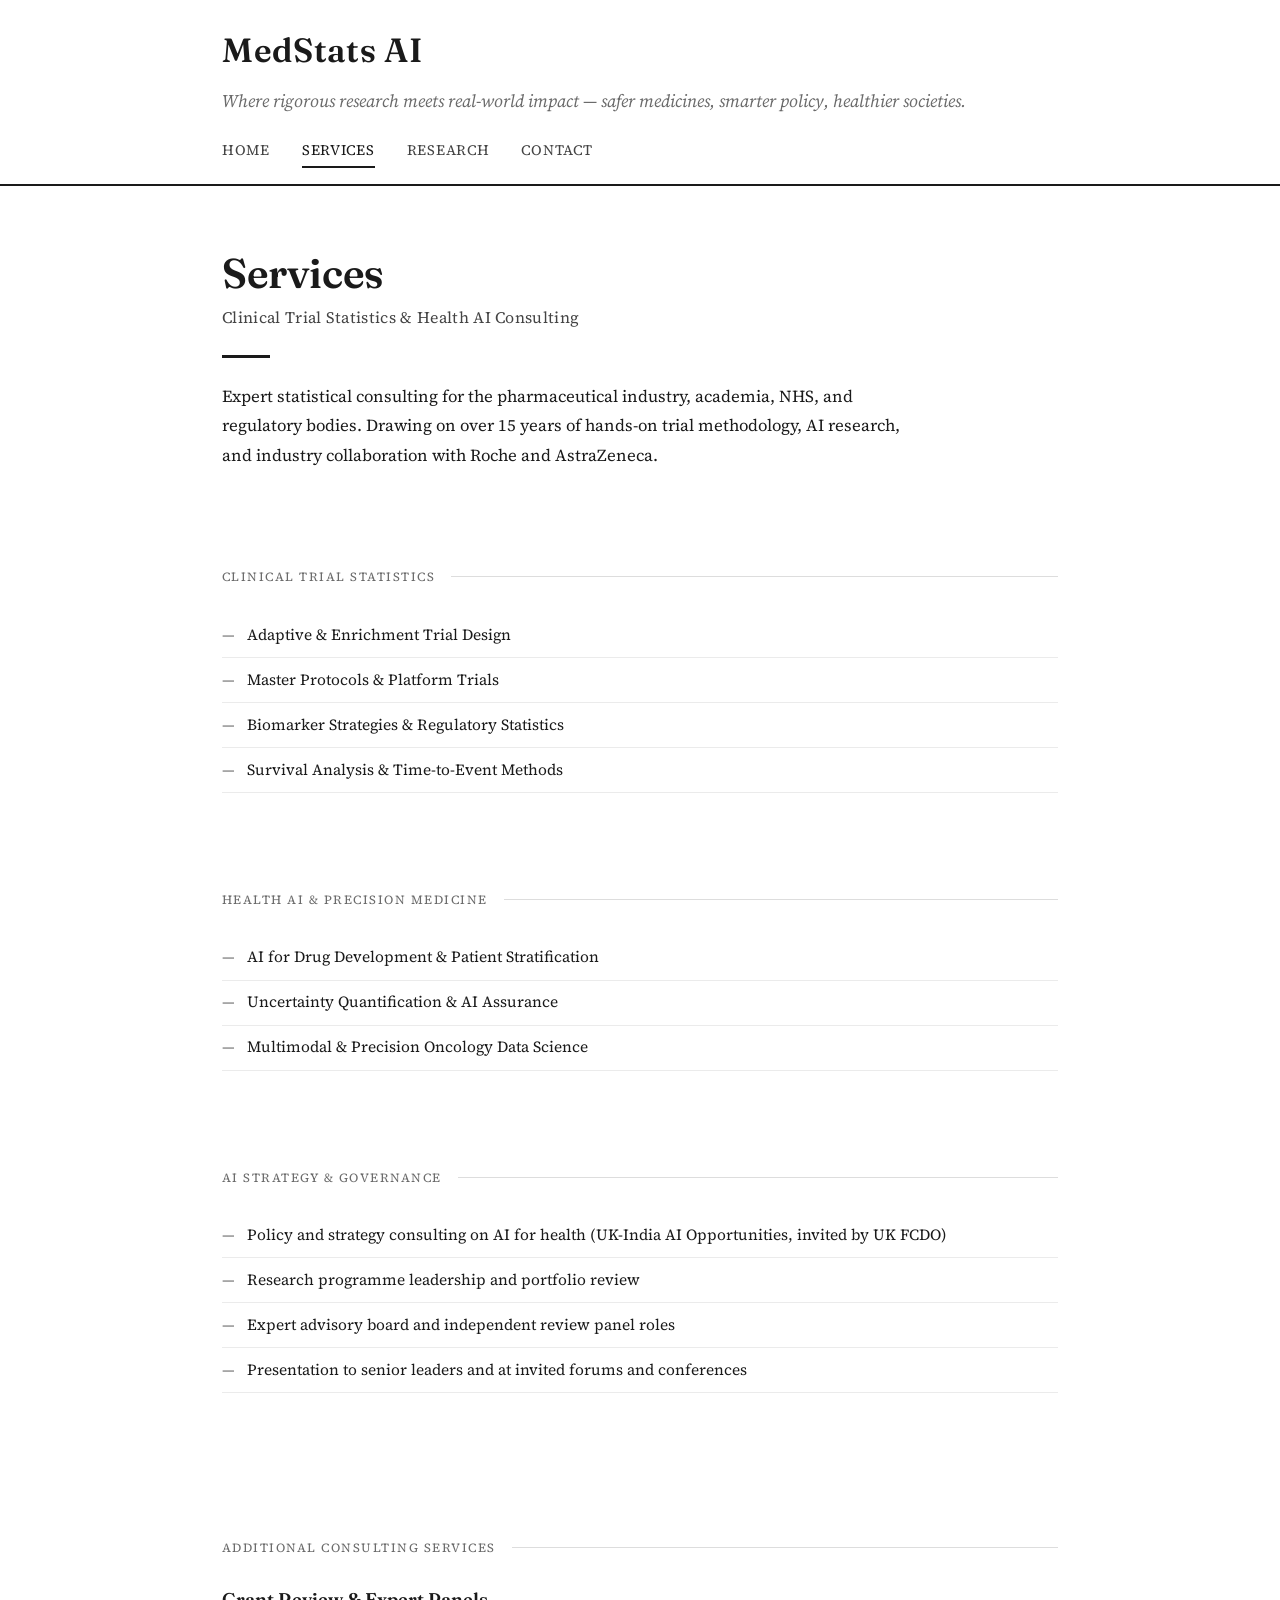
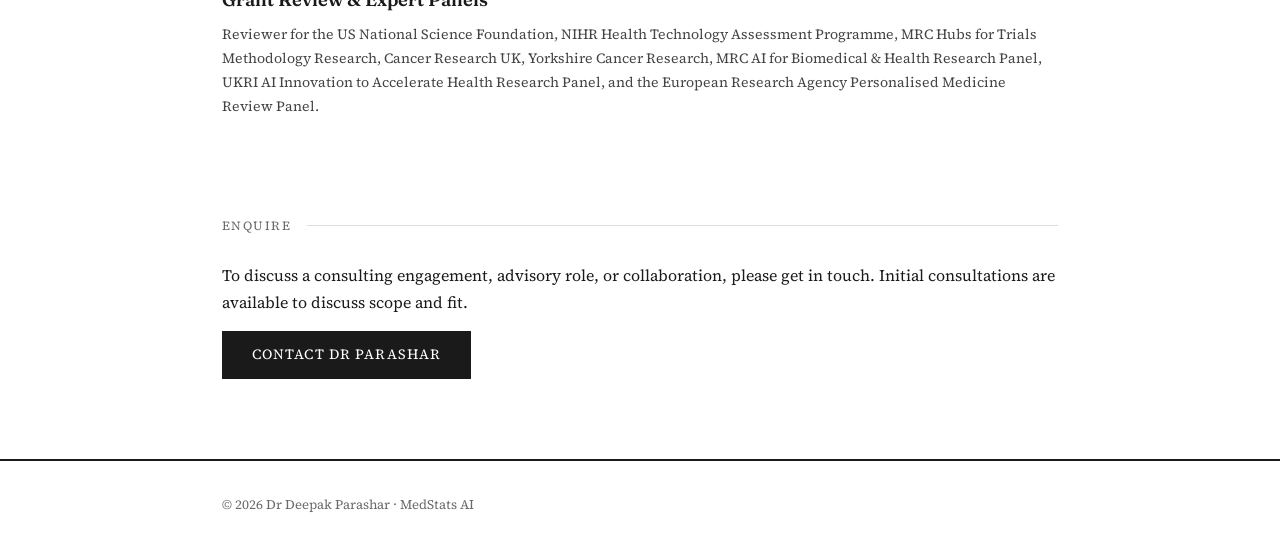
<file: services.html>
<!DOCTYPE html>
<html lang="en">
<head>
  <meta charset="UTF-8">
  <meta name="viewport" content="width=device-width, initial-scale=1.0">
  <title>Services — Dr Deepak Parashar</title>
  <meta name="description" content="Statistical consulting services from Dr Deepak Parashar: adaptive trial design, master protocols, biomarker strategy, AI for precision medicine, expert witness, and grant review.">
  <meta name="theme-color" content="#1A1A1A">
  <link rel="canonical" href="https://www.medstatsai.co.uk/services.html">

  <meta property="og:type" content="website">
  <meta property="og:site_name" content="MedStats AI">
  <meta property="og:title" content="Services — Dr Deepak Parashar">
  <meta property="og:description" content="Clinical trial statistics and health AI consulting: adaptive design, master protocols, biomarker strategy, AI assurance.">
  <meta property="og:image" content="assets/profile.jpg">
  <meta property="og:url" content="https://www.medstatsai.co.uk/services.html">
  <meta name="twitter:card" content="summary_large_image">

  <link rel="icon" type="image/svg+xml" href="assets/favicon.svg">

  <link rel="preconnect" href="https://fonts.googleapis.com">
  <link rel="preconnect" href="https://fonts.gstatic.com" crossorigin>
  <link href="https://fonts.googleapis.com/css2?family=Fraunces:opsz,wght@9..144,500;9..144,600;9..144,700&family=Source+Serif+4:ital,wght@0,400;0,600;1,400&display=swap" rel="stylesheet">

  <link rel="stylesheet" href="style.css">
</head>
<body>

<a class="skip-link" href="#main">Skip to main content</a>

<!-- ── Header ─────────────────────────────────────────────────────────────── -->
<header class="site-header" id="top">
  <div class="container">
    <div class="brand">
      <div class="site-logo">MedStats AI</div>
      <p class="site-tagline">Where rigorous research meets real-world impact — safer medicines, smarter policy, healthier societies.</p>
    </div>
    <nav aria-label="Primary">
      <a href="index.html">Home</a>
      <a href="services.html" class="active" aria-current="page">Services</a>
      <a href="research.html">Research</a>
      <a href="contact.html">Contact</a>
    </nav>
  </div>
</header>

<main id="main">

<!-- ── Page hero ──────────────────────────────────────────────────────────── -->
<div class="container">
  <div class="hero hero-noline">
    <div class="hero-name">Services</div>
    <div class="hero-title">Clinical Trial Statistics &amp; Health AI Consulting</div>
    <div class="hero-rule"></div>
    <p class="hero-lead">
      Expert statistical consulting for the pharmaceutical industry, academia, NHS, and
      regulatory bodies. Drawing on over 15 years of hands-on trial methodology, AI research,
      and industry collaboration with Roche and AstraZeneca.
    </p>
  </div>
</div>

<!-- ── Service area 1 ─────────────────────────────────────────────────────── -->
<div class="container">
  <section class="reveal">
    <div class="section-title">Clinical trial statistics</div>

    <ul class="service-list">
      <li>Adaptive &amp; Enrichment Trial Design</li>
      <li>Master Protocols &amp; Platform Trials</li>
      <li>Biomarker Strategies &amp; Regulatory Statistics</li>
      <li>Survival Analysis &amp; Time-to-Event Methods</li>
    </ul>
  </section>
</div>

<!-- ── Service area 2 ─────────────────────────────────────────────────────── -->
<div class="container">
  <section class="reveal">
    <div class="section-title">Health AI &amp; precision medicine</div>

    <ul class="service-list">
      <li>AI for Drug Development &amp; Patient Stratification</li>
      <li>Uncertainty Quantification &amp; AI Assurance</li>
      <li>Multimodal &amp; Precision Oncology Data Science</li>
    </ul>
  </section>
</div>

<!-- ── Service area 3 ─────────────────────────────────────────────────────── -->
<div class="container">
  <section class="reveal">
    <div class="section-title">AI strategy &amp; governance</div>

    <div class="service-area">
      <ul class="service-list">
        <li>Policy and strategy consulting on AI for health (UK-India AI Opportunities, invited by UK FCDO)</li>
        <li>Research programme leadership and portfolio review</li>
        <li>Expert advisory board and independent review panel roles</li>
        <li>Presentation to senior leaders and at invited forums and conferences</li>
      </ul>
    </div>
  </section>
</div>

<!-- ── Other consulting ────────────────────────────────────────────────────── -->
<div class="container">
  <section class="reveal">
    <div class="section-title">Additional consulting services</div>
    <div>
      <h3>Grant Review &amp; Expert Panels</h3>
      <p class="text-grey text-small">
        Reviewer for the US National Science Foundation, NIHR Health Technology Assessment
        Programme, MRC Hubs for Trials Methodology Research, Cancer Research UK, Yorkshire
        Cancer Research, MRC AI for Biomedical &amp; Health Research Panel, UKRI AI Innovation
        to Accelerate Health Research Panel, and the European Research Agency Personalised
        Medicine Review Panel.
      </p>
    </div>
  </section>
</div>

<!-- ── CTA ────────────────────────────────────────────────────────────────── -->
<div class="container">
  <section class="reveal">
    <div class="section-title">Enquire</div>
    <p>
      To discuss a consulting engagement, advisory role, or collaboration, please get in touch.
      Initial consultations are available to discuss scope and fit.
    </p>
    <p><a href="contact.html" class="btn">Contact Dr Parashar</a></p>
  </section>
</div>

</main>

<!-- ── Footer ─────────────────────────────────────────────────────────────── -->
<footer class="site-footer">
  <div class="container">
    <span>© <span data-year>2026</span> Dr Deepak Parashar · MedStats AI</span>
  </div>
</footer>

<a href="#top" class="back-to-top" aria-label="Back to top">↑</a>
<script src="script.js" defer></script>
</body>
</html>
</file>
<file: style.css>
/* ── MedStats AI — Classic Professional Stylesheet ─────────────────────────── */

*, *::before, *::after { box-sizing: border-box; margin: 0; padding: 0; }

:root {
  --black:   #1A1A1A;
  --grey:    #444444;
  --lgrey:   #6B6B6B; /* darkened from #888 for WCAG AA contrast on white */
  --rule:    #1A1A1A;
  --bg:      #FFFFFF;
  --bg-alt:  #F7F6F4;
  --accent:  #8B1E1E; /* used sparingly: focus rings, timeline markers */
  --max-w:   900px;
  --serif:      'Source Serif 4', Georgia, 'Times New Roman', Times, serif;
  --serif-disp: 'Fraunces', Georgia, 'Times New Roman', Times, serif;
  --ease: cubic-bezier(0.22, 1, 0.36, 1);
}

html { font-size: 16px; scroll-behavior: smooth; }

@media (prefers-reduced-motion: reduce) {
  html { scroll-behavior: auto; }
  *, *::before, *::after { animation-duration: 0.01ms !important; animation-iteration-count: 1 !important; transition-duration: 0.01ms !important; }
}

body {
  font-family: var(--serif);
  font-optical-sizing: auto;
  color: var(--black);
  background: var(--bg);
  line-height: 1.7;
  text-rendering: optimizeLegibility;
  -webkit-font-smoothing: antialiased;
}

a { color: var(--black); text-decoration: none; }
a:hover { text-decoration: underline; }

a:focus-visible, button:focus-visible, input:focus-visible, textarea:focus-visible, select:focus-visible {
  outline: 2px solid var(--accent);
  outline-offset: 3px;
}

/* ── Skip link (a11y) ───────────────────────────────────────────────────────── */
.skip-link {
  position: absolute;
  left: -9999px;
  top: 0;
  background: var(--black);
  color: #FFFFFF;
  padding: 0.75rem 1.25rem;
  z-index: 100;
  font-size: 0.9rem;
}

.skip-link:focus {
  left: 1rem;
  top: 1rem;
}

/* ── Scroll-reveal ──────────────────────────────────────────────────────────── */
.reveal {
  opacity: 0;
  transform: translateY(16px);
  transition: opacity 0.7s var(--ease), transform 0.7s var(--ease);
}

.reveal.is-visible { opacity: 1; transform: none; }

/* ── Layout ─────────────────────────────────────────────────────────────────── */
.container { max-width: var(--max-w); margin: 0 auto; padding: 0 2rem; }

/* ── Site header / nav ──────────────────────────────────────────────────────── */
.site-header {
  border-bottom: 2px solid var(--rule);
  padding: 1.4rem 0 0;
  position: sticky;
  top: 0;
  z-index: 50;
  background: rgba(255, 255, 255, 0.92);
  backdrop-filter: saturate(180%) blur(6px);
  -webkit-backdrop-filter: saturate(180%) blur(6px);
}

.site-header .container {
  display: flex;
  align-items: flex-start;
  justify-content: space-between;
  flex-wrap: wrap;
  gap: 0.5rem 1.5rem;
}

.brand { max-width: none; padding-bottom: 1rem; }

.site-logo {
  font-family: var(--serif-disp);
  font-size: 2.1rem;
  font-weight: 600;
  letter-spacing: 0.02em;
  color: var(--black);
}

.site-logo span {
  font-weight: normal;
  color: var(--grey);
  font-size: 1.25rem;
  margin-left: 0.75rem;
}

.site-tagline {
  font-family: var(--serif);
  font-size: 1.1rem;
  font-style: italic;
  color: var(--lgrey);
  margin-top: 0.5rem;
  line-height: 1.5;
  white-space: nowrap;
}

@media (max-width: 900px) {
  .site-tagline { font-size: 0.9rem; }
}

@media (max-width: 640px) {
  .site-tagline { white-space: normal; }
}

nav { display: flex; gap: 2rem; padding-bottom: 1rem; }

nav a {
  position: relative;
  font-size: 0.9rem;
  letter-spacing: 0.05em;
  text-transform: uppercase;
  color: var(--grey);
  border-bottom: 2px solid transparent;
  padding-bottom: 0.2rem;
  transition: color 0.15s, border-color 0.2s var(--ease);
}

nav a::after {
  content: '';
  position: absolute;
  left: 0;
  right: 100%;
  bottom: -2px;
  height: 2px;
  background: var(--black);
  transition: right 0.25s var(--ease);
}

nav a:hover::after,
nav a.active::after { right: 0; }

nav a:hover, nav a.active {
  color: var(--black);
  text-decoration: none;
}

/* ── Page hero ──────────────────────────────────────────────────────────────── */
.hero {
  padding: 4rem 0 3rem;
  border-bottom: 1px solid #DDDDDD;
}

.hero-noline { border-bottom: none; }

.hero-name {
  font-family: var(--serif-disp);
  font-size: 2.6rem;
  font-weight: 600;
  line-height: 1.15;
  letter-spacing: -0.01em;
  margin-bottom: 0.4rem;
}

.hero-title {
  font-size: 1rem;
  color: var(--grey);
  margin-bottom: 1.5rem;
  letter-spacing: 0.02em;
}

.hero-rule {
  width: 48px;
  height: 3px;
  background: var(--black);
  margin-bottom: 1.5rem;
}

.hero-lead {
  font-size: 1.05rem;
  max-width: 680px;
  color: var(--black);
  line-height: 1.75;
}

/* ── Section ─────────────────────────────────────────────────────────────────── */
section { padding: 3rem 0; border-bottom: 1px solid #DDDDDD; }
section:last-of-type { border-bottom: none; }

.section-title {
  font-size: 0.78rem;
  letter-spacing: 0.12em;
  text-transform: uppercase;
  color: var(--lgrey);
  margin-bottom: 1.6rem;
  display: flex;
  align-items: center;
  gap: 1rem;
}

.section-title::after {
  content: '';
  flex: 1;
  height: 1px;
  background: #DDDDDD;
}

h2 { font-family: var(--serif-disp); font-size: 1.5rem; font-weight: 600; margin-bottom: 0.75rem; }
h3 { font-family: var(--serif-disp); font-size: 1.15rem; font-weight: 600; margin-bottom: 0.5rem; }
p  { margin-bottom: 0.9rem; }
p:last-child { margin-bottom: 0; }

/* ── Two-column grid ─────────────────────────────────────────────────────────── */
.two-col {
  display: grid;
  grid-template-columns: 1fr 1fr;
  gap: 2.5rem;
}

@media (max-width: 640px) { .two-col { grid-template-columns: 1fr; gap: 2rem; } }

/* ── Service card ────────────────────────────────────────────────────────────── */
.service-area { margin-bottom: 3rem; }

.service-area h2 {
  font-size: 1.2rem;
  padding-bottom: 0.5rem;
  border-bottom: 2px solid var(--black);
  margin-bottom: 1.2rem;
}

.service-list { list-style: none; }

.service-list li {
  padding: 0.55rem 0;
  border-bottom: 1px solid #EBEBEB;
  display: flex;
  gap: 0.75rem;
  font-size: 0.97rem;
  color: var(--black);
}

.service-list li::before {
  content: '—';
  color: var(--lgrey);
  flex-shrink: 0;
}

/* ── About / Bio ─────────────────────────────────────────────────────────────── */
.about-grid {
  display: grid;
  grid-template-columns: 200px 1fr;
  gap: 2.5rem;
  align-items: start;
}

.about-photo {
  width: 100%;
  height: auto;
  aspect-ratio: 4 / 5;
  object-fit: cover;
  border: 1px solid #DDDDDD;
}

.about-grid p {
  font-size: 0.95rem;
  line-height: 1.75;
}

@media (max-width: 640px) {
  .about-grid { grid-template-columns: 1fr; gap: 1.5rem; }
  .about-photo { max-width: 220px; }
}

/* ── Highlight cards ─────────────────────────────────────────────────────────── */
.highlights { display: grid; grid-template-columns: repeat(3, 1fr); gap: 1.5rem; }

@media (max-width: 640px) { .highlights { grid-template-columns: 1fr; } }

.highlight-card {
  background: var(--bg-alt);
  padding: 1.4rem 1.2rem;
  border-top: 2px solid var(--black);
  transition: transform 0.25s var(--ease), box-shadow 0.25s var(--ease);
}

.highlight-card:hover {
  transform: translateY(-3px);
  box-shadow: 0 10px 24px -14px rgba(26, 26, 26, 0.35);
}

.highlight-card .number {
  font-size: 1.8rem;
  font-weight: bold;
  line-height: 1;
  margin-bottom: 0.3rem;
}

.highlight-card p {
  font-size: 0.88rem;
  color: var(--grey);
  line-height: 1.5;
  margin: 0;
}

/* ── Publications ────────────────────────────────────────────────────────────── */
.pub-entry {
  padding: 1rem 0;
  border-bottom: 1px solid #EBEBEB;
  display: grid;
  grid-template-columns: 32px 1fr;
  gap: 0.5rem;
  align-items: baseline;
  transition: background 0.2s var(--ease);
}

.pub-entry:hover { background: var(--bg-alt); }

.pub-entry:last-child { border-bottom: none; }

.pub-num {
  font-size: 0.82rem;
  color: var(--lgrey);
  text-align: right;
}

.pub-text {
  font-size: 0.9rem;
  line-height: 1.6;
  color: var(--black);
}

.pub-text.starred { font-weight: bold; }

.pub-journal {
  display: block;
  font-size: 0.82rem;
  color: var(--grey);
  margin-top: 0.15rem;
  font-style: italic;
}

/* ── Affiliations strip ──────────────────────────────────────────────────────── */
.affiliations {
  display: flex;
  flex-wrap: wrap;
  gap: 0.5rem 2rem;
  font-size: 0.88rem;
  color: var(--grey);
}

.affiliations span::before { content: '· '; color: var(--lgrey); }

/* ── Partners ────────────────────────────────────────────────────────────────── */
.partners { display: flex; flex-wrap: wrap; gap: 1rem 2rem; align-items: center; }

.partner-tag {
  font-size: 0.85rem;
  letter-spacing: 0.04em;
  color: var(--grey);
  border: 1px solid #CCCCCC;
  padding: 0.35rem 0.85rem;
  transition: border-color 0.2s var(--ease), color 0.2s var(--ease);
}

.partner-tag:hover { border-color: var(--black); color: var(--black); }

/* ── Contact ─────────────────────────────────────────────────────────────────── */
.contact-grid {
  display: grid;
  grid-template-columns: 1fr 1fr;
  gap: 3rem;
}

@media (max-width: 640px) { .contact-grid { grid-template-columns: 1fr; } }

.contact-detail {
  padding: 0.5rem 0;
  border-bottom: 1px solid #EBEBEB;
  display: flex;
  gap: 1rem;
  font-size: 0.95rem;
}

.contact-label {
  min-width: 110px;
  color: var(--lgrey);
  font-size: 0.82rem;
  text-transform: uppercase;
  letter-spacing: 0.06em;
  padding-top: 0.1rem;
}

form { display: flex; flex-direction: column; gap: 1rem; }

label { font-size: 0.82rem; text-transform: uppercase; letter-spacing: 0.06em; color: var(--lgrey); }

input, textarea, select {
  font-family: var(--serif);
  font-size: 0.95rem;
  color: var(--black);
  border: 1px solid #CCCCCC;
  border-radius: 0;
  padding: 0.6rem 0.75rem;
  width: 100%;
  background: var(--bg);
  outline: none;
  transition: border-color 0.15s;
}

input:focus, textarea:focus { border-color: var(--black); }
textarea { min-height: 130px; resize: vertical; }

.btn {
  display: inline-block;
  background: var(--black);
  color: #FFFFFF;
  font-family: var(--serif);
  font-size: 0.88rem;
  letter-spacing: 0.08em;
  text-transform: uppercase;
  padding: 0.7rem 1.8rem;
  border: 1px solid var(--black);
  cursor: pointer;
  align-self: flex-start;
  transition: background 0.2s var(--ease), color 0.2s var(--ease), transform 0.2s var(--ease);
}

.btn:hover { background: #333333; color: #FFFFFF; text-decoration: none; transform: translateY(-1px); }

.btn-outline {
  background: transparent;
  color: var(--black);
}

.btn-outline:hover { background: var(--black); color: #FFFFFF; }

.btn-row { display: flex; flex-wrap: wrap; gap: 0.9rem; }

/* ── Career timeline ─────────────────────────────────────────────────────────── */
.timeline { position: relative; margin-left: 0.5rem; padding-left: 1.6rem; border-left: 2px solid #DDDDDD; }

.timeline-item { position: relative; padding-bottom: 1.8rem; }
.timeline-item:last-child { padding-bottom: 0; }

.timeline-item::before {
  content: '';
  position: absolute;
  left: -1.86rem;
  top: 0.3rem;
  width: 10px;
  height: 10px;
  border-radius: 50%;
  background: var(--bg);
  border: 2px solid var(--black);
}

.timeline-date {
  font-size: 0.78rem;
  letter-spacing: 0.06em;
  text-transform: uppercase;
  color: var(--lgrey);
  margin-bottom: 0.2rem;
}

.timeline-role { font-family: var(--serif-disp); font-weight: 600; font-size: 1.02rem; margin-bottom: 0.15rem; }

.timeline-org { font-size: 0.9rem; color: var(--grey); }

/* ── Back to top ─────────────────────────────────────────────────────────────── */
.back-to-top {
  position: fixed;
  right: 1.5rem;
  bottom: 1.5rem;
  width: 42px;
  height: 42px;
  display: flex;
  align-items: center;
  justify-content: center;
  background: var(--black);
  color: #FFFFFF;
  border-radius: 50%;
  font-size: 1rem;
  opacity: 0;
  pointer-events: none;
  transform: translateY(8px);
  transition: opacity 0.25s var(--ease), transform 0.25s var(--ease);
  z-index: 40;
}

.back-to-top.is-shown { opacity: 1; pointer-events: auto; transform: none; }
.back-to-top:hover { background: #333333; text-decoration: none; }

/* ── Footer ──────────────────────────────────────────────────────────────────── */
.site-footer {
  border-top: 2px solid var(--rule);
  padding: 2rem 0;
  margin-top: 2rem;
}

.site-footer .container {
  display: flex;
  justify-content: space-between;
  align-items: center;
  flex-wrap: wrap;
  gap: 0.75rem;
  font-size: 0.82rem;
  color: var(--lgrey);
}

.site-footer a { color: var(--lgrey); }
.site-footer a:hover { color: var(--black); }

.footer-email-img {
  display: block;
  height: 0.95rem;
  width: auto;
  vertical-align: middle;
  opacity: 0.85;
  transition: opacity 0.2s var(--ease);
}

.site-footer a:hover .footer-email-img { opacity: 1; }

/* ── Research page extras ────────────────────────────────────────────────────── */
.grants-note {
  background: var(--bg-alt);
  border-left: 3px solid var(--black);
  padding: 1rem 1.2rem;
  font-size: 0.9rem;
  margin-bottom: 1.5rem;
}

.reviewing-list {
  font-size: 0.92rem;
  color: var(--grey);
  line-height: 1.7;
}

.reviewing-list strong { color: var(--black); }

/* ── Utility ─────────────────────────────────────────────────────────────────── */
.text-grey { color: var(--grey); }
.text-small { font-size: 0.88rem; }
.mt-1 { margin-top: 0.5rem; }
.mt-2 { margin-top: 1rem; }
.mt-3 { margin-top: 1.5rem; }
.sr-only {
  position: absolute;
  width: 1px; height: 1px;
  padding: 0; margin: -1px;
  overflow: hidden;
  clip: rect(0, 0, 0, 0);
  white-space: nowrap;
  border: 0;
}

/* ── Print ───────────────────────────────────────────────────────────────────── */
@media print {
  .site-header, .back-to-top, .skip-link, form, .btn { display: none !important; }
  body { line-height: 1.4; }
  a { text-decoration: underline; color: #000; }
  section { border-bottom: none; padding: 0.75rem 0; }
}
</file>
